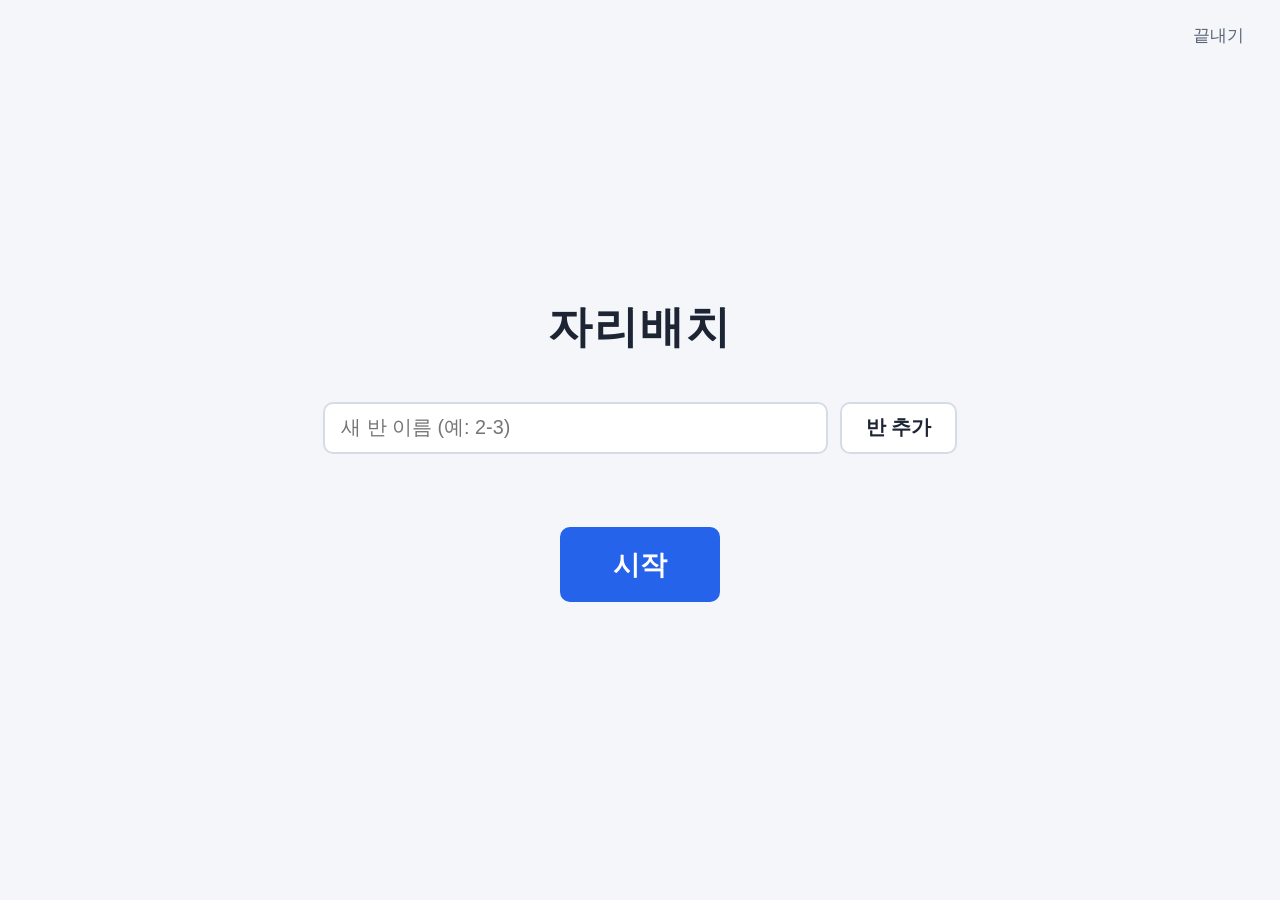
<file: app/ui/index.html>
<!doctype html>
<html lang="ko">
<head>
  <meta charset="utf-8">
  <meta name="viewport" content="width=device-width, initial-scale=1">
  <title>자리배치</title>
  <link rel="stylesheet" href="style.css">
</head>
<body>
  <!-- 상단 탭 (반 선택 화면에서는 숨김) -->
  <nav id="nav" hidden>
    <button class="nav-class" data-go="class" id="nav-classname">반</button>
    <!-- 준비: 명단·교실 / 진행: [자리 배치 시작] → 요청 → 배치 → 공개 → 확정 -->
    <div class="tabs">
      <button data-go="roster">명단</button>
      <button data-go="room">교실</button>
    </div>
    <button id="btn-start" class="primary nav-start">자리 배치 시작</button>
    <div id="steps" class="steps" hidden>
      <button data-step="0">요청</button><button data-step="1">배치</button><button data-step="2">공개</button><button data-step="3">확정</button>
    </div>
    <span id="model-status" class="model-status"></span>
    <button class="quit" data-action="quit" aria-label="끝내기">끝내기</button>
  </nav>

  <!-- ① 반 선택 -->
  <section id="screen-class" class="screen">
    <div class="class-box">
      <h1>자리배치</h1>
      <div id="class-list" class="class-list"></div>
      <div class="class-add">
        <input id="new-class" type="text" placeholder="새 반 이름 (예: 2-3)" maxlength="40">
        <button id="btn-add-class" class="secondary">반 추가</button>
      </div>
      <p id="class-msg" class="msg"></p>
      <button id="btn-open-class" class="primary big">시작</button>
    </div>
    <button class="quit corner" data-action="quit">끝내기</button>
    <span id="model-status-2" class="model-status corner-left"></span>
  </section>

  <!-- 명단 입력 -->
  <section id="screen-roster" class="screen" hidden>
    <p class="hint">한 줄에 한 명씩 적어 주세요. 엑셀이나 나이스에서 이름을 복사해 붙여 넣어도 돼요.</p>
    <div class="roster-cols">
      <label class="roster-col">
        <span class="label">남 <b id="count-m">0</b>명</span>
        <textarea id="roster-m" spellcheck="false"></textarea>
      </label>
      <label class="roster-col">
        <span class="label">여 <b id="count-f">0</b>명</span>
        <textarea id="roster-f" spellcheck="false"></textarea>
      </label>
    </div>
    <div class="bottom-bar">
      <p id="roster-msg" class="msg"></p>
      <button id="btn-save-roster" class="primary">저장</button>
      <button id="btn-roster-next" class="primary" hidden>교실 설정으로</button>
    </div>
  </section>

  <!-- ② 교실 설정 -->
  <section id="screen-room" class="screen" hidden>
    <div class="toolbar">
      <div class="group">
        <span class="label">배치</span>
        <div class="seg" id="preset">
          <button data-v="pair">짝</button>
          <button data-v="single">단독</button>
          <button data-v="group">모둠</button>
        </div>
        <div class="stepper" id="group-size-box">
          <button data-step="-1" aria-label="모둠 인원 줄이기">−</button>
          <span id="group-size">4</span>
          <button data-step="1" aria-label="모둠 인원 늘리기">+</button>
        </div>
      </div>
      <div class="group" id="gender-box">
        <span class="label">성별</span>
        <div class="seg" id="gender">
          <button data-v="any">무관</button>
          <button data-v="mixed" id="gender-mixed">남녀 짝</button>
        </div>
        <!-- 남녀 짝: 1열부터 남·여 순서인지 여·남 순서인지 -->
        <div class="seg" id="gender-order" hidden>
          <button data-v="mf" aria-label="1열 남학생부터"><span class="chip male"></span><span class="chip female"></span></button>
          <button data-v="fm" aria-label="1열 여학생부터"><span class="chip female"></span><span class="chip male"></span></button>
        </div>
      </div>
      <div class="group">
        <span class="label">줄</span>
        <div class="stepper" id="rows-box">
          <button data-step="-1" aria-label="줄 줄이기">−</button>
          <span id="rows">5</span>
          <button data-step="1" aria-label="줄 늘리기">+</button>
        </div>
        <span class="label">열</span>
        <div class="stepper" id="cols-box">
          <button data-step="-1" aria-label="열 줄이기">−</button>
          <span id="cols">6</span>
          <button data-step="1" aria-label="열 늘리기">+</button>
        </div>
      </div>
      <span id="room-count" class="count"></span>
      <button id="btn-room-prev" class="secondary" hidden>현재 배치 보기</button>
    </div>
    <p id="room-msg" class="msg warn"></p>
    <div class="room-wrap">
      <!-- 창문·문은 화면 끝이 아니라 자리 바로 옆에 붙인다 -->
      <div class="room-center fit-host">
        <div class="room-box">
          <div class="front-row"><span class="podium">교탁</span><span class="board">칠판</span></div>
          <div class="side left">창문</div>
          <div id="room-grid" class="grid editable"></div>
          <div class="side right"><span class="door">앞문</span><span class="door">뒷문</span></div>
        </div>
      </div>
    </div>
    <p class="hint">칸을 누르면 자리 → 빈자리 → 통로 순서로 바뀌어요.</p>
  </section>

  <!-- ③ 학생 요청 -->
  <section id="screen-req" class="screen" hidden>
    <p class="hint">학생 요청이 있으면 이름 옆에 적어 주세요. 없으면 바로 [자리 배치]를 누르세요.</p>
    <p id="req-msg" class="msg warn"></p>
    <div id="req-list" class="req-list"></div>
    <div class="bottom-bar">
      <button id="btn-req-back" class="secondary">이전</button>
      <span id="req-saved" class="saved"></span>
      <button id="btn-save-req" class="secondary">저장</button>
      <button id="btn-req-next" class="primary big">자리 배치</button>
    </div>
  </section>

  <!-- ④ 자리 배치와 공개 -->
  <section id="screen-seat" class="screen" hidden>
    <div class="seat-main">
      <div class="seat-room">
        <p id="seat-caption" class="seat-caption" hidden></p>
        <div class="board-bar">칠판</div>
        <div id="seat-grid" class="grid"></div>
      </div>
      <aside id="name-list" class="name-list" hidden></aside>
    </div>
    <div class="bottom-bar">
      <p id="seat-msg" class="msg"></p>
      <button id="btn-show-prev" class="secondary" hidden>현재 배치 보기</button>
      <button id="btn-arrange" class="primary big">자리 배치</button>
      <!-- 배치 후 버튼은 자리를 고정한다 (보이기만 바꿈). 전체 공개와 편집은 같은 자리를 번갈아 쓴다 -->
      <button id="btn-edit-req" class="secondary" hidden>요청 수정</button>
      <button id="btn-rearrange" class="secondary" hidden>다시 배치</button>
      <span id="slot-reveal-edit" class="slot" hidden>
        <button id="btn-reveal-all" class="secondary">전체 공개</button>
        <button id="btn-edit" class="secondary">편집</button>
      </span>
      <button id="btn-word" class="primary" hidden>Word로 저장</button>
    </div>
  </section>

  <!-- 확인 창 -->
  <div id="modal" class="modal" hidden>
    <div class="modal-box">
      <div id="modal-text" class="modal-text"></div>
      <div class="modal-buttons">
        <button id="modal-cancel" class="secondary">취소</button>
        <button id="modal-ok" class="primary">확인</button>
      </div>
    </div>
  </div>

  <!-- 알림 -->
  <div id="toast" class="toast" hidden>
    <span id="toast-text"></span>
    <button id="toast-action" class="link" hidden>폴더 열기</button>
  </div>

  <script src="app.js"></script>
</body>
</html>
</file>
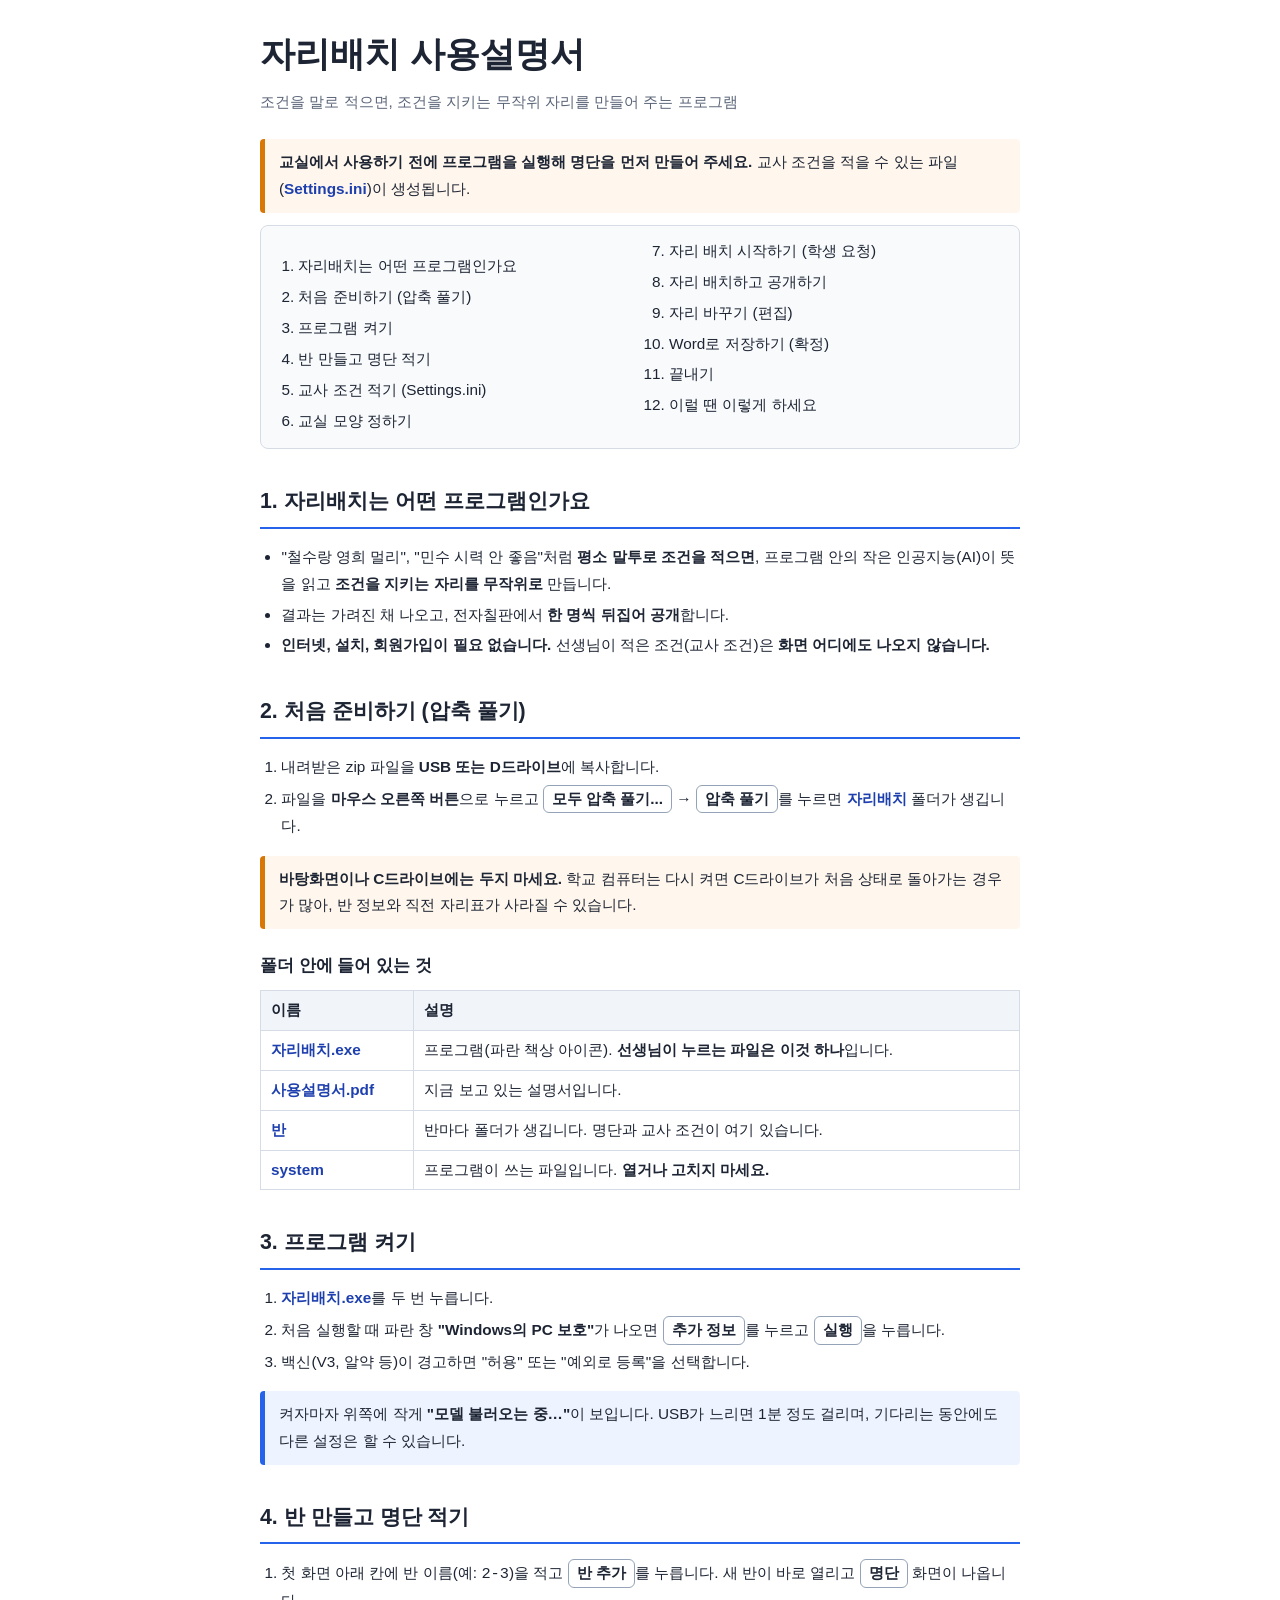
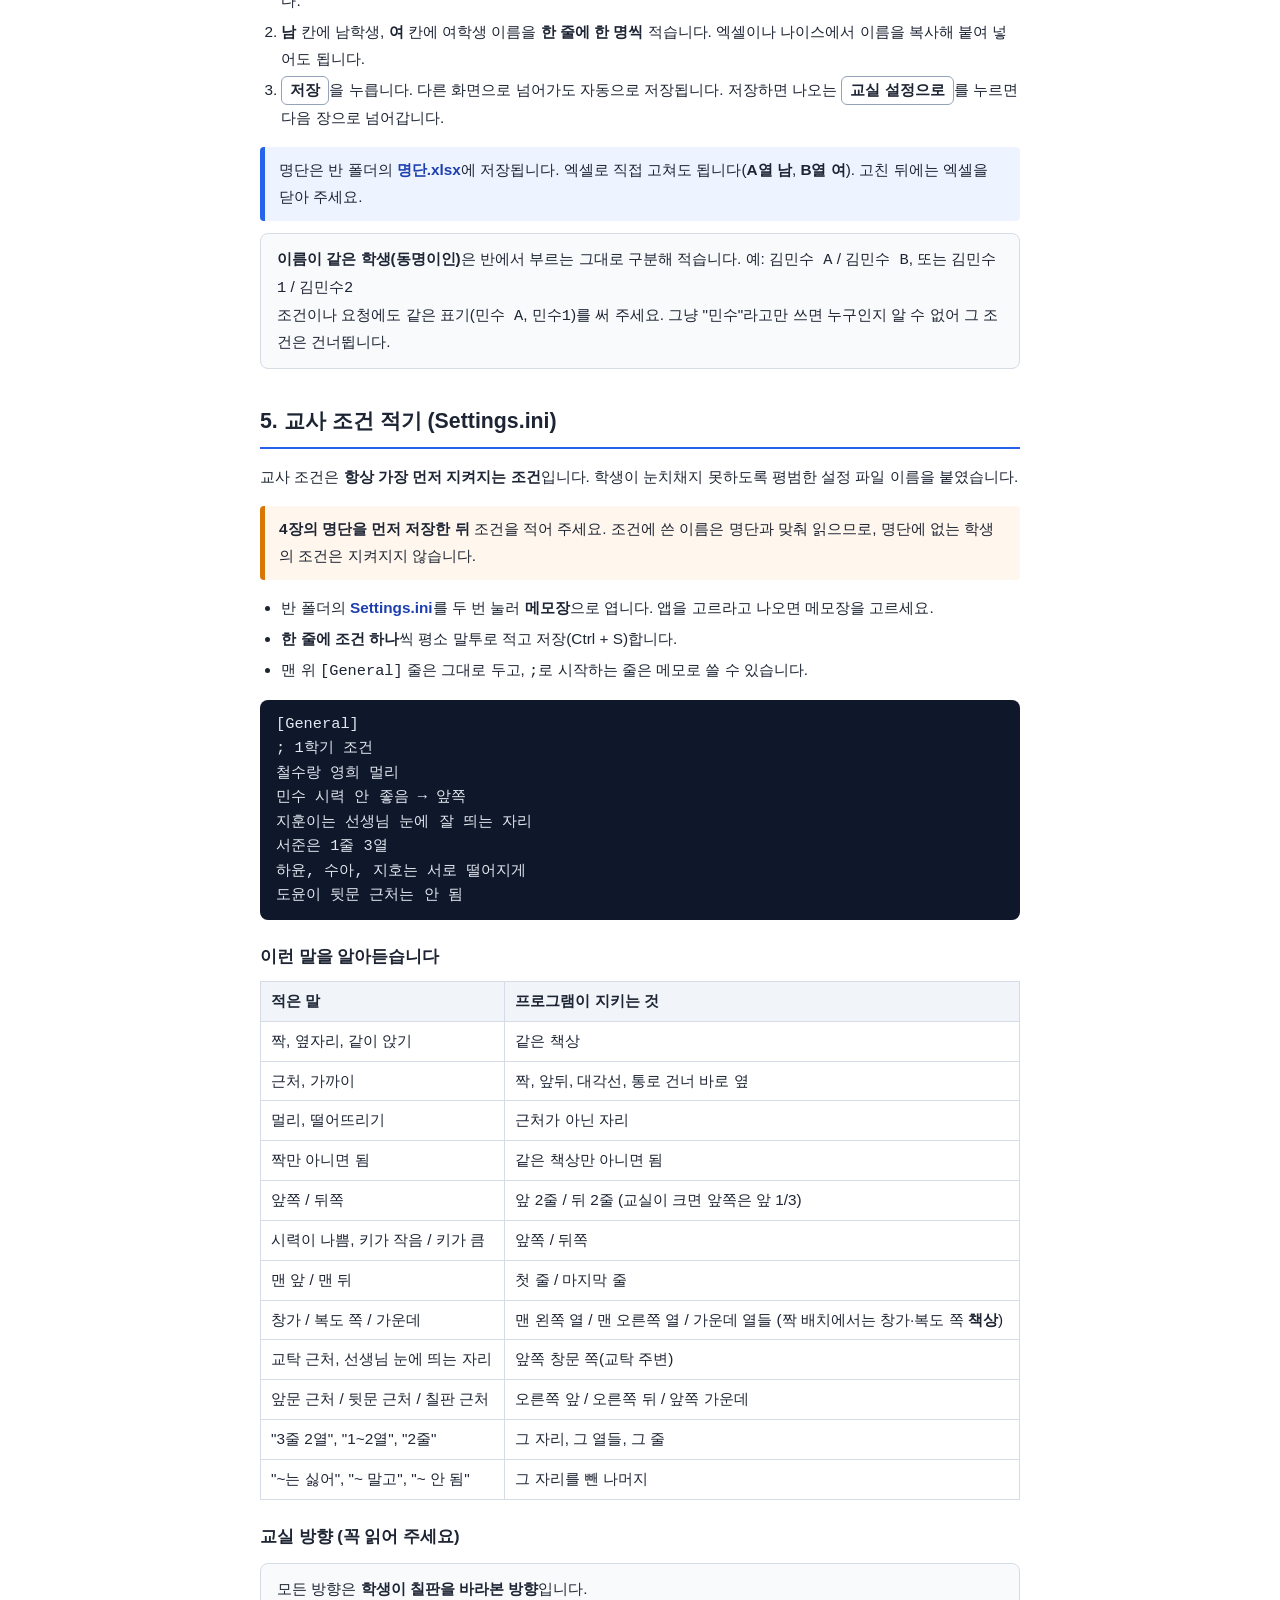
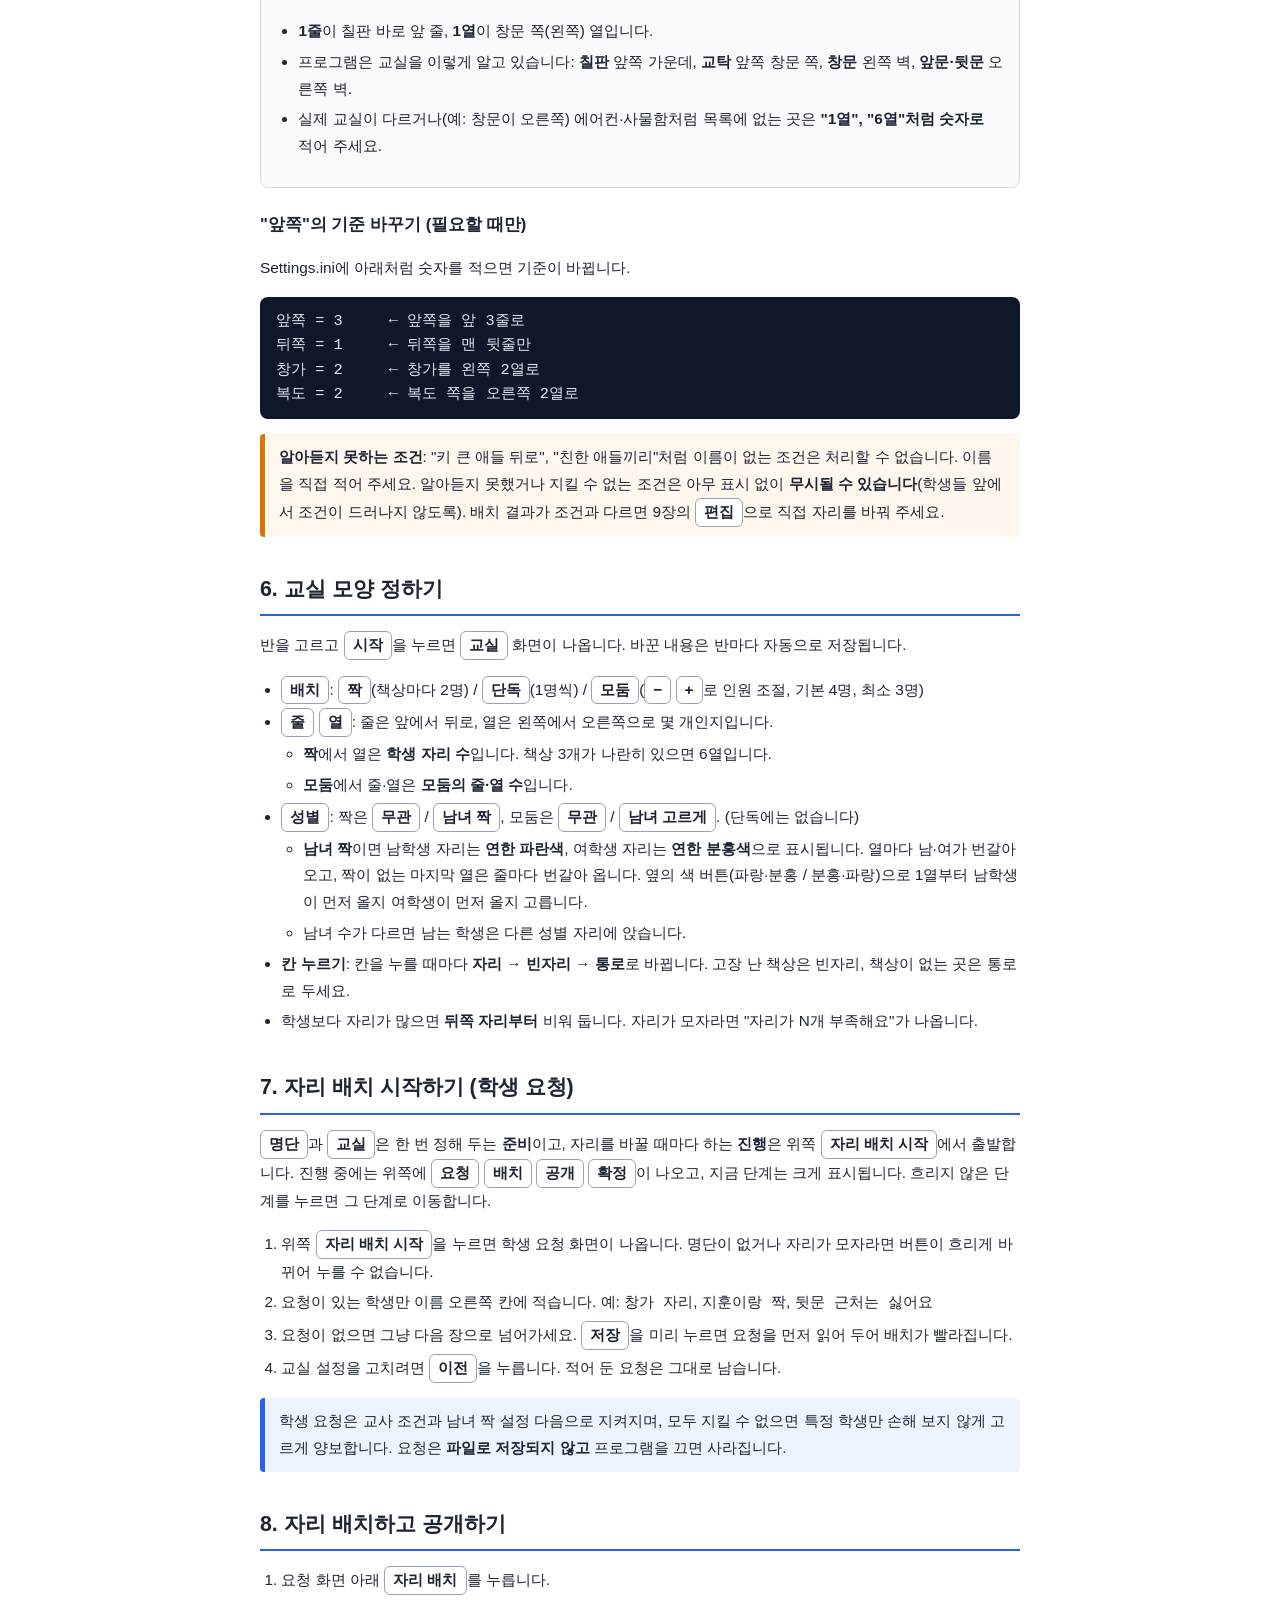
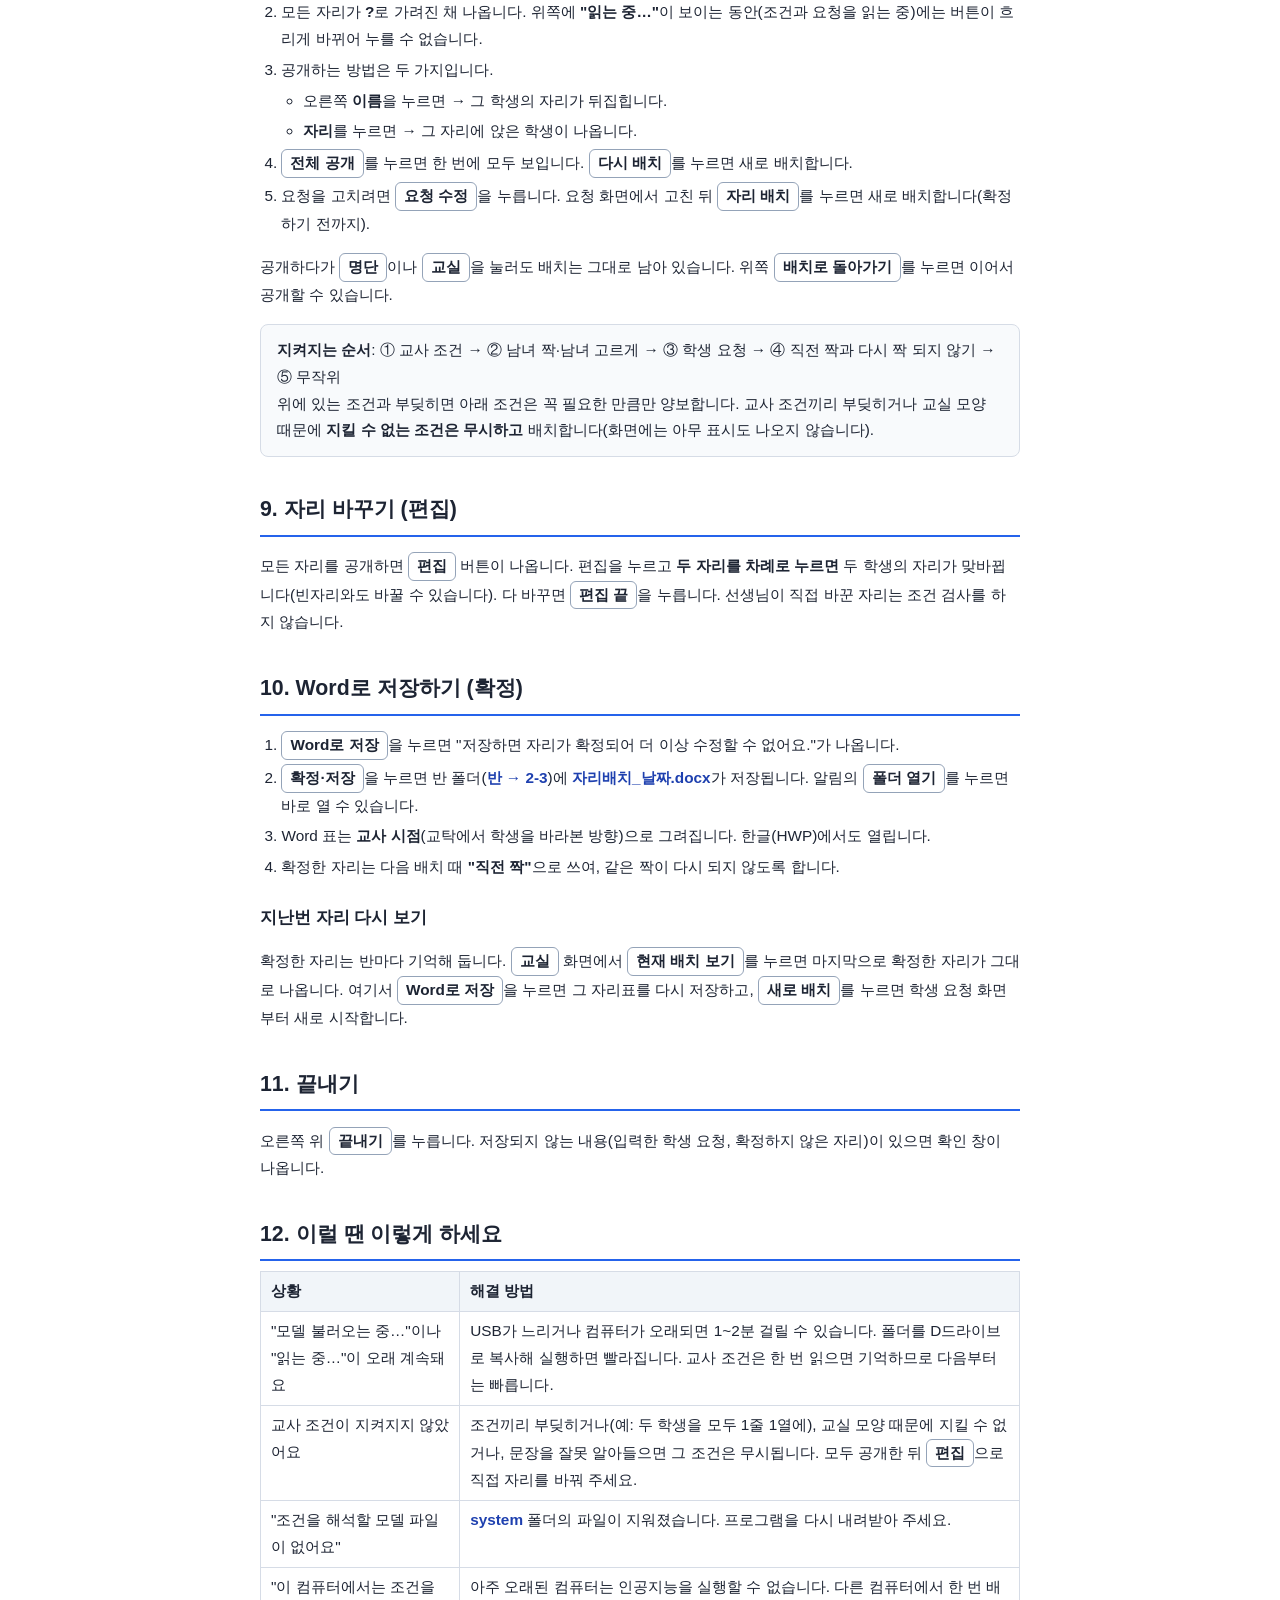
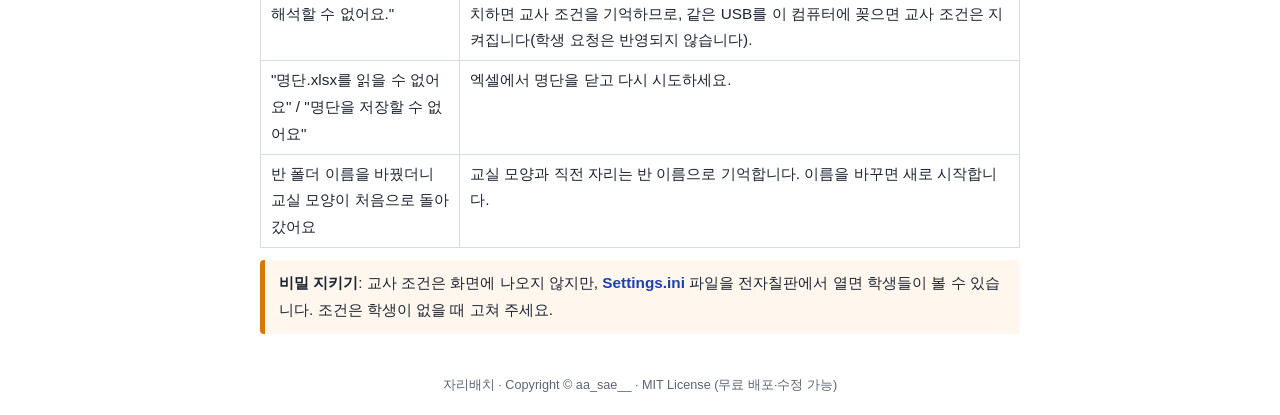
<file: docs/manual/사용설명서.html>
<!doctype html>
<html lang="ko">
<head>
<meta charset="utf-8">
<title>자리배치 사용설명서</title>
<style>
  @page { size: A4; margin: 18mm 16mm; }
  body { font-family: "Malgun Gothic", "맑은 고딕", "Noto Sans KR", sans-serif; color: #1d2433; line-height: 1.75; font-size: 11.5pt; max-width: 760px; margin: 0 auto; padding: 24px; }
  h1 { font-size: 26pt; margin: 0 0 4px; }
  h2 { font-size: 16pt; margin: 34px 0 10px; padding-bottom: 6px; border-bottom: 2px solid #2563eb; break-after: avoid; }
  h3 { font-size: 12.5pt; margin: 22px 0 6px; break-after: avoid; }
  .sub { color: #5b6578; margin: 0 0 24px; }
  ol, ul { padding-left: 1.4em; }
  li { margin: 4px 0; }
  .box { border: 1px solid #d6dce6; border-radius: 8px; padding: 12px 16px; margin: 12px 0; background: #f8fafc; break-inside: avoid; }
  .tip { border-left: 5px solid #2563eb; background: #eef4ff; padding: 10px 14px; border-radius: 4px; margin: 12px 0; break-inside: avoid; }
  .warn { border-left: 5px solid #d97706; background: #fff7ed; padding: 10px 14px; border-radius: 4px; margin: 12px 0; break-inside: avoid; }
  .btn { display: inline-block; border: 1.5px solid #94a3b8; border-radius: 6px; padding: 0 8px; font-weight: 700; background: #fff; white-space: nowrap; }
  .file { font-weight: 700; color: #1e40af; white-space: nowrap; }
  code, pre { font-family: Consolas, "D2Coding", monospace; }
  pre { background: #0f172a; color: #e2e8f0; padding: 12px 16px; border-radius: 8px; line-height: 1.6; white-space: pre-wrap; break-inside: avoid; }
  table { border-collapse: collapse; width: 100%; margin: 10px 0; break-inside: avoid; }
  th, td { border: 1px solid #d6dce6; padding: 6px 10px; text-align: left; vertical-align: top; }
  th { background: #f1f5f9; }
  .toc { columns: 2; }
  .page-break { break-before: page; }
  footer { margin-top: 40px; color: #5b6578; font-size: 9.5pt; text-align: center; }
</style>
</head>
<body>

<h1>자리배치 사용설명서</h1>
<p class="sub">조건을 말로 적으면, 조건을 지키는 무작위 자리를 만들어 주는 프로그램</p>

<div class="warn">
  <b>교실에서 사용하기 전에 프로그램을 실행해 명단을 먼저 만들어 주세요.</b> 교사 조건을 적을 수 있는 파일(<span class="file">Settings.ini</span>)이 생성됩니다.
</div>

<div class="box toc">
  <ol>
    <li>자리배치는 어떤 프로그램인가요</li>
    <li>처음 준비하기 (압축 풀기)</li>
    <li>프로그램 켜기</li>
    <li>반 만들고 명단 적기</li>
    <li>교사 조건 적기 (Settings.ini)</li>
    <li>교실 모양 정하기</li>
    <li>자리 배치 시작하기 (학생 요청)</li>
    <li>자리 배치하고 공개하기</li>
    <li>자리 바꾸기 (편집)</li>
    <li>Word로 저장하기 (확정)</li>
    <li>끝내기</li>
    <li>이럴 땐 이렇게 하세요</li>
  </ol>
</div>

<h2>1. 자리배치는 어떤 프로그램인가요</h2>
<ul>
  <li>"철수랑 영희 멀리", "민수 시력 안 좋음"처럼 <b>평소 말투로 조건을 적으면</b>, 프로그램 안의 작은 인공지능(AI)이 뜻을 읽고 <b>조건을 지키는 자리를 무작위로</b> 만듭니다.</li>
  <li>결과는 가려진 채 나오고, 전자칠판에서 <b>한 명씩 뒤집어 공개</b>합니다.</li>
  <li><b>인터넷, 설치, 회원가입이 필요 없습니다.</b> 선생님이 적은 조건(교사 조건)은 <b>화면 어디에도 나오지 않습니다.</b></li>
</ul>

<h2>2. 처음 준비하기 (압축 풀기)</h2>
<ol>
  <li>내려받은 zip 파일을 <b>USB 또는 D드라이브</b>에 복사합니다.</li>
  <li>파일을 <b>마우스 오른쪽 버튼</b>으로 누르고 <span class="btn">모두 압축 풀기...</span> → <span class="btn">압축 풀기</span>를 누르면 <span class="file">자리배치</span> 폴더가 생깁니다.</li>
</ol>

<div class="warn">
  <b>바탕화면이나 C드라이브에는 두지 마세요.</b> 학교 컴퓨터는 다시 켜면 C드라이브가 처음 상태로 돌아가는 경우가 많아, 반 정보와 직전 자리표가 사라질 수 있습니다.
</div>

<h3>폴더 안에 들어 있는 것</h3>
<table>
  <tr><th>이름</th><th>설명</th></tr>
  <tr><td class="file">자리배치.exe</td><td>프로그램(파란 책상 아이콘). <b>선생님이 누르는 파일은 이것 하나</b>입니다.</td></tr>
  <tr><td class="file">사용설명서.pdf</td><td>지금 보고 있는 설명서입니다.</td></tr>
  <tr><td class="file">반</td><td>반마다 폴더가 생깁니다. 명단과 교사 조건이 여기 있습니다.</td></tr>
  <tr><td class="file">system</td><td>프로그램이 쓰는 파일입니다. <b>열거나 고치지 마세요.</b></td></tr>
</table>

<h2>3. 프로그램 켜기</h2>
<ol>
  <li><span class="file">자리배치.exe</span>를 두 번 누릅니다.</li>
  <li>처음 실행할 때 파란 창 <b>"Windows의 PC 보호"</b>가 나오면 <span class="btn">추가 정보</span>를 누르고 <span class="btn">실행</span>을 누릅니다.</li>
  <li>백신(V3, 알약 등)이 경고하면 "허용" 또는 "예외로 등록"을 선택합니다.</li>
</ol>
<div class="tip">
  켜자마자 위쪽에 작게 <b>"모델 불러오는 중…"</b>이 보입니다. USB가 느리면 1분 정도 걸리며, 기다리는 동안에도 다른 설정은 할 수 있습니다.
</div>

<h2>4. 반 만들고 명단 적기</h2>
<ol>
  <li>첫 화면 아래 칸에 반 이름(예: <code>2-3</code>)을 적고 <span class="btn">반 추가</span>를 누릅니다. 새 반이 바로 열리고 <span class="btn">명단</span> 화면이 나옵니다.</li>
  <li><b>남</b> 칸에 남학생, <b>여</b> 칸에 여학생 이름을 <b>한 줄에 한 명씩</b> 적습니다. 엑셀이나 나이스에서 이름을 복사해 붙여 넣어도 됩니다.</li>
  <li><span class="btn">저장</span>을 누릅니다. 다른 화면으로 넘어가도 자동으로 저장됩니다. 저장하면 나오는 <span class="btn">교실 설정으로</span>를 누르면 다음 장으로 넘어갑니다.</li>
</ol>
<div class="tip">
  명단은 반 폴더의 <span class="file">명단.xlsx</span>에 저장됩니다. 엑셀로 직접 고쳐도 됩니다(<b>A열 남</b>, <b>B열 여</b>). 고친 뒤에는 엑셀을 닫아 주세요.
</div>
<div class="box">
  <b>이름이 같은 학생(동명이인)</b>은 반에서 부르는 그대로 구분해 적습니다. 예: <code>김민수 A</code> / <code>김민수 B</code>, 또는 <code>김민수1</code> / <code>김민수2</code><br>
  조건이나 요청에도 같은 표기(<code>민수 A</code>, <code>민수1</code>)를 써 주세요. 그냥 "민수"라고만 쓰면 누구인지 알 수 없어 그 조건은 건너뜁니다.
</div>

<h2 class="page-break">5. 교사 조건 적기 (Settings.ini)</h2>
<p>교사 조건은 <b>항상 가장 먼저 지켜지는 조건</b>입니다. 학생이 눈치채지 못하도록 평범한 설정 파일 이름을 붙였습니다.</p>
<div class="warn">
  <b>4장의 명단을 먼저 저장한 뒤</b> 조건을 적어 주세요. 조건에 쓴 이름은 명단과 맞춰 읽으므로, 명단에 없는 학생의 조건은 지켜지지 않습니다.
</div>
<ul>
  <li>반 폴더의 <span class="file">Settings.ini</span>를 두 번 눌러 <b>메모장</b>으로 엽니다. 앱을 고르라고 나오면 메모장을 고르세요.</li>
  <li><b>한 줄에 조건 하나</b>씩 평소 말투로 적고 저장(Ctrl + S)합니다.</li>
  <li>맨 위 <code>[General]</code> 줄은 그대로 두고, <code>;</code>로 시작하는 줄은 메모로 쓸 수 있습니다.</li>
</ul>
<pre>[General]
; 1학기 조건
철수랑 영희 멀리
민수 시력 안 좋음 → 앞쪽
지훈이는 선생님 눈에 잘 띄는 자리
서준은 1줄 3열
하윤, 수아, 지호는 서로 떨어지게
도윤이 뒷문 근처는 안 됨</pre>

<h3>이런 말을 알아듣습니다</h3>
<table>
  <tr><th>적은 말</th><th>프로그램이 지키는 것</th></tr>
  <tr><td>짝, 옆자리, 같이 앉기</td><td>같은 책상</td></tr>
  <tr><td>근처, 가까이</td><td>짝, 앞뒤, 대각선, 통로 건너 바로 옆</td></tr>
  <tr><td>멀리, 떨어뜨리기</td><td>근처가 아닌 자리</td></tr>
  <tr><td>짝만 아니면 됨</td><td>같은 책상만 아니면 됨</td></tr>
  <tr><td>앞쪽 / 뒤쪽</td><td>앞 2줄 / 뒤 2줄 (교실이 크면 앞쪽은 앞 1/3)</td></tr>
  <tr><td>시력이 나쁨, 키가 작음 / 키가 큼</td><td>앞쪽 / 뒤쪽</td></tr>
  <tr><td>맨 앞 / 맨 뒤</td><td>첫 줄 / 마지막 줄</td></tr>
  <tr><td>창가 / 복도 쪽 / 가운데</td><td>맨 왼쪽 열 / 맨 오른쪽 열 / 가운데 열들 (짝 배치에서는 창가·복도 쪽 <b>책상</b>)</td></tr>
  <tr><td>교탁 근처, 선생님 눈에 띄는 자리</td><td>앞쪽 창문 쪽(교탁 주변)</td></tr>
  <tr><td>앞문 근처 / 뒷문 근처 / 칠판 근처</td><td>오른쪽 앞 / 오른쪽 뒤 / 앞쪽 가운데</td></tr>
  <tr><td>"3줄 2열", "1~2열", "2줄"</td><td>그 자리, 그 열들, 그 줄</td></tr>
  <tr><td>"~는 싫어", "~ 말고", "~ 안 됨"</td><td>그 자리를 뺀 나머지</td></tr>
</table>

<h3>교실 방향 (꼭 읽어 주세요)</h3>
<div class="box">
  모든 방향은 <b>학생이 칠판을 바라본 방향</b>입니다.
  <ul>
    <li><b>1줄</b>이 칠판 바로 앞 줄, <b>1열</b>이 창문 쪽(왼쪽) 열입니다.</li>
    <li>프로그램은 교실을 이렇게 알고 있습니다: <b>칠판</b> 앞쪽 가운데, <b>교탁</b> 앞쪽 창문 쪽, <b>창문</b> 왼쪽 벽, <b>앞문·뒷문</b> 오른쪽 벽.</li>
    <li>실제 교실이 다르거나(예: 창문이 오른쪽) 에어컨·사물함처럼 목록에 없는 곳은 <b>"1열", "6열"처럼 숫자로</b> 적어 주세요.</li>
  </ul>
</div>

<h3>"앞쪽"의 기준 바꾸기 (필요할 때만)</h3>
<p>Settings.ini에 아래처럼 숫자를 적으면 기준이 바뀝니다.</p>
<pre>앞쪽 = 3     ← 앞쪽을 앞 3줄로
뒤쪽 = 1     ← 뒤쪽을 맨 뒷줄만
창가 = 2     ← 창가를 왼쪽 2열로
복도 = 2     ← 복도 쪽을 오른쪽 2열로</pre>

<div class="warn">
  <b>알아듣지 못하는 조건</b>: "키 큰 애들 뒤로", "친한 애들끼리"처럼 이름이 없는 조건은 처리할 수 없습니다. 이름을 직접 적어 주세요.
  알아듣지 못했거나 지킬 수 없는 조건은 아무 표시 없이 <b>무시될 수 있습니다</b>(학생들 앞에서 조건이 드러나지 않도록).
  배치 결과가 조건과 다르면 9장의 <span class="btn">편집</span>으로 직접 자리를 바꿔 주세요.
</div>

<h2>6. 교실 모양 정하기</h2>
<p>반을 고르고 <span class="btn">시작</span>을 누르면 <span class="btn">교실</span> 화면이 나옵니다. 바꾼 내용은 반마다 자동으로 저장됩니다.</p>
<ul>
  <li><span class="btn">배치</span>: <span class="btn">짝</span>(책상마다 2명) / <span class="btn">단독</span>(1명씩) / <span class="btn">모둠</span>(<span class="btn">−</span> <span class="btn">+</span>로 인원 조절, 기본 4명, 최소 3명)</li>
  <li><span class="btn">줄</span> <span class="btn">열</span>: 줄은 앞에서 뒤로, 열은 왼쪽에서 오른쪽으로 몇 개인지입니다.
    <ul>
      <li><b>짝</b>에서 열은 <b>학생 자리 수</b>입니다. 책상 3개가 나란히 있으면 6열입니다.</li>
      <li><b>모둠</b>에서 줄·열은 <b>모둠의 줄·열 수</b>입니다.</li>
    </ul>
  </li>
  <li><span class="btn">성별</span>: 짝은 <span class="btn">무관</span> / <span class="btn">남녀 짝</span>, 모둠은 <span class="btn">무관</span> / <span class="btn">남녀 고르게</span>. (단독에는 없습니다)
    <ul>
      <li><b>남녀 짝</b>이면 남학생 자리는 <b>연한 파란색</b>, 여학생 자리는 <b>연한 분홍색</b>으로 표시됩니다. 열마다 남·여가 번갈아 오고, 짝이 없는 마지막 열은 줄마다 번갈아 옵니다. 옆의 색 버튼(파랑·분홍 / 분홍·파랑)으로 1열부터 남학생이 먼저 올지 여학생이 먼저 올지 고릅니다.</li>
      <li>남녀 수가 다르면 남는 학생은 다른 성별 자리에 앉습니다.</li>
    </ul>
  </li>
  <li><b>칸 누르기</b>: 칸을 누를 때마다 <b>자리 → 빈자리 → 통로</b>로 바뀝니다. 고장 난 책상은 빈자리, 책상이 없는 곳은 통로로 두세요.</li>
  <li>학생보다 자리가 많으면 <b>뒤쪽 자리부터</b> 비워 둡니다. 자리가 모자라면 "자리가 N개 부족해요"가 나옵니다.</li>
</ul>

<h2>7. 자리 배치 시작하기 (학생 요청)</h2>
<p><span class="btn">명단</span>과 <span class="btn">교실</span>은 한 번 정해 두는 <b>준비</b>이고, 자리를 바꿀 때마다 하는 <b>진행</b>은 위쪽 <span class="btn">자리 배치 시작</span>에서 출발합니다. 진행 중에는 위쪽에 <span class="btn">요청</span> <span class="btn">배치</span> <span class="btn">공개</span> <span class="btn">확정</span>이 나오고, 지금 단계는 크게 표시됩니다. 흐리지 않은 단계를 누르면 그 단계로 이동합니다.</p>
<ol>
  <li>위쪽 <span class="btn">자리 배치 시작</span>을 누르면 학생 요청 화면이 나옵니다. 명단이 없거나 자리가 모자라면 버튼이 흐리게 바뀌어 누를 수 없습니다.</li>
  <li>요청이 있는 학생만 이름 오른쪽 칸에 적습니다. 예: <code>창가 자리</code>, <code>지훈이랑 짝</code>, <code>뒷문 근처는 싫어요</code></li>
  <li>요청이 없으면 그냥 다음 장으로 넘어가세요. <span class="btn">저장</span>을 미리 누르면 요청을 먼저 읽어 두어 배치가 빨라집니다.</li>
  <li>교실 설정을 고치려면 <span class="btn">이전</span>을 누릅니다. 적어 둔 요청은 그대로 남습니다.</li>
</ol>
<div class="tip">
  학생 요청은 교사 조건과 남녀 짝 설정 다음으로 지켜지며, 모두 지킬 수 없으면 특정 학생만 손해 보지 않게 고르게 양보합니다.
  요청은 <b>파일로 저장되지 않고</b> 프로그램을 끄면 사라집니다.
</div>

<h2>8. 자리 배치하고 공개하기</h2>
<ol>
  <li>요청 화면 아래 <span class="btn">자리 배치</span>를 누릅니다.</li>
  <li>모든 자리가 <b>?</b>로 가려진 채 나옵니다. 위쪽에 <b>"읽는 중…"</b>이 보이는 동안(조건과 요청을 읽는 중)에는 버튼이 흐리게 바뀌어 누를 수 없습니다.</li>
  <li>공개하는 방법은 두 가지입니다.
    <ul>
      <li>오른쪽 <b>이름</b>을 누르면 → 그 학생의 자리가 뒤집힙니다.</li>
      <li><b>자리</b>를 누르면 → 그 자리에 앉은 학생이 나옵니다.</li>
    </ul>
  </li>
  <li><span class="btn">전체 공개</span>를 누르면 한 번에 모두 보입니다. <span class="btn">다시 배치</span>를 누르면 새로 배치합니다.</li>
  <li>요청을 고치려면 <span class="btn">요청 수정</span>을 누릅니다. 요청 화면에서 고친 뒤 <span class="btn">자리 배치</span>를 누르면 새로 배치합니다(확정하기 전까지).</li>
</ol>
<p>공개하다가 <span class="btn">명단</span>이나 <span class="btn">교실</span>을 눌러도 배치는 그대로 남아 있습니다. 위쪽 <span class="btn">배치로 돌아가기</span>를 누르면 이어서 공개할 수 있습니다.</p>
<div class="box">
  <b>지켜지는 순서</b>: ① 교사 조건 → ② 남녀 짝·남녀 고르게 → ③ 학생 요청 → ④ 직전 짝과 다시 짝 되지 않기 → ⑤ 무작위<br>
  위에 있는 조건과 부딪히면 아래 조건은 꼭 필요한 만큼만 양보합니다.
  교사 조건끼리 부딪히거나 교실 모양 때문에 <b>지킬 수 없는 조건은 무시하고</b> 배치합니다(화면에는 아무 표시도 나오지 않습니다).
</div>

<h2>9. 자리 바꾸기 (편집)</h2>
<p>모든 자리를 공개하면 <span class="btn">편집</span> 버튼이 나옵니다. 편집을 누르고 <b>두 자리를 차례로 누르면</b> 두 학생의 자리가 맞바뀝니다(빈자리와도 바꿀 수 있습니다). 다 바꾸면 <span class="btn">편집 끝</span>을 누릅니다.
선생님이 직접 바꾼 자리는 조건 검사를 하지 않습니다.</p>

<h2>10. Word로 저장하기 (확정)</h2>
<ol>
  <li><span class="btn">Word로 저장</span>을 누르면 "저장하면 자리가 확정되어 더 이상 수정할 수 없어요."가 나옵니다.</li>
  <li><span class="btn">확정·저장</span>을 누르면 반 폴더(<span class="file">반 → 2-3</span>)에 <span class="file">자리배치_날짜.docx</span>가 저장됩니다. 알림의 <span class="btn">폴더 열기</span>를 누르면 바로 열 수 있습니다.</li>
  <li>Word 표는 <b>교사 시점</b>(교탁에서 학생을 바라본 방향)으로 그려집니다. 한글(HWP)에서도 열립니다.</li>
  <li>확정한 자리는 다음 배치 때 <b>"직전 짝"</b>으로 쓰여, 같은 짝이 다시 되지 않도록 합니다.</li>
</ol>

<h3>지난번 자리 다시 보기</h3>
<p>확정한 자리는 반마다 기억해 둡니다. <span class="btn">교실</span> 화면에서 <span class="btn">현재 배치 보기</span>를 누르면 마지막으로 확정한 자리가 그대로 나옵니다. 여기서 <span class="btn">Word로 저장</span>을 누르면 그 자리표를 다시 저장하고, <span class="btn">새로 배치</span>를 누르면 학생 요청 화면부터 새로 시작합니다.</p>

<h2>11. 끝내기</h2>
<p>오른쪽 위 <span class="btn">끝내기</span>를 누릅니다. 저장되지 않는 내용(입력한 학생 요청, 확정하지 않은 자리)이 있으면 확인 창이 나옵니다.</p>

<h2>12. 이럴 땐 이렇게 하세요</h2>
<table>
  <tr><th>상황</th><th>해결 방법</th></tr>
  <tr><td>"모델 불러오는 중…"이나 "읽는 중…"이 오래 계속돼요</td><td>USB가 느리거나 컴퓨터가 오래되면 1~2분 걸릴 수 있습니다. 폴더를 D드라이브로 복사해 실행하면 빨라집니다. 교사 조건은 한 번 읽으면 기억하므로 다음부터는 빠릅니다.</td></tr>
  <tr><td>교사 조건이 지켜지지 않았어요</td><td>조건끼리 부딪히거나(예: 두 학생을 모두 1줄 1열에), 교실 모양 때문에 지킬 수 없거나, 문장을 잘못 알아들으면 그 조건은 무시됩니다. 모두 공개한 뒤 <span class="btn">편집</span>으로 직접 자리를 바꿔 주세요.</td></tr>
  <tr><td>"조건을 해석할 모델 파일이 없어요"</td><td><span class="file">system</span> 폴더의 파일이 지워졌습니다. 프로그램을 다시 내려받아 주세요.</td></tr>
  <tr><td>"이 컴퓨터에서는 조건을 해석할 수 없어요."</td><td>아주 오래된 컴퓨터는 인공지능을 실행할 수 없습니다. 다른 컴퓨터에서 한 번 배치하면 교사 조건을 기억하므로, 같은 USB를 이 컴퓨터에 꽂으면 교사 조건은 지켜집니다(학생 요청은 반영되지 않습니다).</td></tr>
  <tr><td>"명단.xlsx를 읽을 수 없어요" / "명단을 저장할 수 없어요"</td><td>엑셀에서 명단을 닫고 다시 시도하세요.</td></tr>
  <tr><td>반 폴더 이름을 바꿨더니 교실 모양이 처음으로 돌아갔어요</td><td>교실 모양과 직전 자리는 반 이름으로 기억합니다. 이름을 바꾸면 새로 시작합니다.</td></tr>
</table>

<div class="warn">
  <b>비밀 지키기</b>: 교사 조건은 화면에 나오지 않지만, <span class="file">Settings.ini</span> 파일을 전자칠판에서 열면 학생들이 볼 수 있습니다. 조건은 학생이 없을 때 고쳐 주세요.
</div>

<footer>자리배치 · Copyright © aa_sae__ · MIT License (무료 배포·수정 가능)</footer>
</body>
</html>
</file>
<file: app/ui/style.css>
/* 자리배치 — 전자칠판(65~86인치, FHD/4K)용 화면.
   크기는 화면 높이에 비례(vh/vmin)하고, 좌석 칸은 app.js가 남은 공간에 맞춰 계산한다. */

:root {
  --bg: #f4f6f9;
  --ink: #1d2433;
  --ink-soft: #5b6578;
  --line: #d6dce6;
  --desk: #ffffff;
  --accent: #2563eb;
  --accent-ink: #ffffff;
  --accent-soft: #e5edff;
  --hidden: #1e3a8a;
  --hidden-2: #2f51b8;
  --gold: #facc15;
  --warn: #b45309;
  --danger: #b91c1c;
  --radius: 1.1vmin;
  --font: "Malgun Gothic", "맑은 고딕", "Apple SD Gothic Neo", "Noto Sans KR", sans-serif;
  --cw: 120px;   /* 좌석 칸 너비 (app.js) */
  --ch: 80px;    /* 좌석 칸 높이 (app.js) */
  --gap: 10px;   /* 칸 사이 간격 (app.js) */
  --aisle: 30px; /* 책상·모둠 사이 통로 (app.js) */
  --name: 24px;  /* 이름 글자 크기 (app.js) */
}

* { box-sizing: border-box; }
html, body { margin: 0; height: 100%; }
body {
  background: var(--bg);
  color: var(--ink);
  font-family: var(--font);
  font-size: clamp(16px, 2.2vh, 40px);
  overflow: hidden;
  user-select: none;
  -webkit-user-select: none;
  touch-action: manipulation;
}
[hidden] { display: none !important; }

button {
  font: inherit;
  color: inherit;
  border: 0;
  cursor: pointer;
  border-radius: var(--radius);
  min-height: 2.6em;
  padding: 0 1.2em;
  background: transparent;
  transition: background .15s, color .15s, transform .1s;
}
button:active { transform: scale(.97); }
button:disabled { opacity: .4; cursor: default; }
button.primary { background: var(--accent); color: var(--accent-ink); font-weight: 700; }
button.secondary { background: #fff; border: 2px solid var(--line); font-weight: 600; }
button.big { font-size: 1.35em; min-height: 2.8em; padding: 0 2em; }
button.link { color: var(--accent); text-decoration: underline; min-height: auto; padding: 0 .4em; }
input[type=text] {
  font: inherit;
  border: 2px solid var(--line);
  border-radius: var(--radius);
  padding: .5em .8em;
  background: #fff;
  color: var(--ink);
  min-width: 0;
}
input[type=text]:focus { outline: none; border-color: var(--accent); }

.msg { min-height: 1.3em; margin: .3em 0; color: var(--ink-soft); text-align: center; }
.msg.warn, .msg.error { color: var(--danger); font-weight: 600; }

/* ---------- 상단 탭 ---------- */
nav {
  height: 7.5vh;
  min-height: 48px;
  display: flex;
  align-items: center;
  gap: 1em;
  padding: 0 1.2vw;
  background: #fff;
  border-bottom: 1px solid var(--line);
}
nav .nav-class { font-weight: 800; font-size: 1.1em; }
nav .tabs { display: flex; gap: .3em; margin: 0 0 0 1em; }
nav .nav-start, nav .steps { margin-left: auto; margin-right: auto; }
/* 단계 버튼: 배경 없이 글씨만. 지금 단계는 크게, 갈 수 없는 단계는 흐리게 */
.steps { display: flex; align-items: center; gap: .2em; }
.steps button { background: none; border: none; box-shadow: none; color: var(--ink-soft); font-weight: 600; padding: 0 .5em; }
.steps button.on { color: var(--accent); font-weight: 800; font-size: 1.4em; }
nav .tabs button { font-weight: 600; color: var(--ink-soft); }
nav .tabs button.active { background: var(--accent-soft); color: var(--accent); }
.model-status { font-size: .75em; color: var(--ink-soft); white-space: nowrap; }
.quit { color: var(--ink-soft); font-size: .85em; }
.corner { position: absolute; top: 1.5vh; right: 1.2vw; }
.corner-left { position: absolute; bottom: 1.5vh; left: 1.2vw; }

.screen { height: calc(100% - max(7.5vh, 48px)); padding: 1.5vh 1.5vw; display: flex; flex-direction: column; }
#screen-class { height: 100%; align-items: center; justify-content: center; position: relative; }

/* ---------- ① 반 선택 ---------- */
.class-box { width: min(900px, 80vw); display: flex; flex-direction: column; align-items: center; gap: 2vh; }
.class-box h1 { margin: 0 0 1vh; font-size: 2.2em; letter-spacing: .05em; }
.class-list {
  width: 100%;
  display: grid;
  grid-template-columns: repeat(auto-fill, minmax(8em, 1fr));
  gap: 1vh 1vw;
  max-height: 50vh;
  overflow-y: auto;
}
.class-list button {
  background: #fff;
  border: 2px solid var(--line);
  font-size: 1.3em;
  font-weight: 700;
  min-height: 2.6em;
}
.class-list button.selected { border-color: var(--accent); background: var(--accent-soft); color: var(--accent); }
.class-list .empty { grid-column: 1 / -1; text-align: center; color: var(--ink-soft); }
.class-add { display: flex; gap: .6em; width: 100%; max-width: 32em; }
.class-add input { flex: 1; }

/* ---------- ② 교실 설정 ---------- */
.toolbar { display: flex; flex-wrap: wrap; align-items: center; gap: 1em 2.2em; justify-content: center; }
.toolbar .group { display: flex; align-items: center; gap: .6em; }
.label { color: var(--ink-soft); font-weight: 600; }
.seg { display: flex; background: #fff; border: 2px solid var(--line); border-radius: var(--radius); padding: 3px; }
.seg button { min-height: 2.2em; padding: 0 1em; font-weight: 600; }
.seg button.on { background: var(--accent); color: #fff; }
.stepper { display: flex; align-items: center; background: #fff; border: 2px solid var(--line); border-radius: var(--radius); }
.stepper button { min-height: 2.2em; padding: 0 .8em; font-weight: 800; font-size: 1.1em; }
.stepper span { min-width: 2em; text-align: center; font-weight: 800; }
.count { color: var(--ink-soft); }
.hint { text-align: center; color: var(--ink-soft); font-size: .85em; margin: .5vh 0 0; }

.room-wrap { flex: 1; display: flex; align-items: stretch; min-height: 0; }
.room-center { flex: 1; display: flex; flex-direction: column; min-height: 0; min-width: 0; }
/* 칠판·교탁은 자리 위, 창문은 왼쪽, 앞문·뒷문은 오른쪽에 자리와 붙여 둔다 */
.room-box {
  margin: auto;
  display: grid; grid-template-areas: ". front ." "left grid right";
  column-gap: .8vw; row-gap: .6vh;
}
.room-box .grid { grid-area: grid; margin: 0; }
.front-row {
  grid-area: front;
  display: grid; grid-template-columns: 1fr 40% 1fr; align-items: center;
  font-size: .8em; color: var(--ink-soft);
}
.front-row .board {
  grid-column: 2; text-align: center; background: #334155; color: #fff;
  border-radius: var(--radius); padding: .3em 0; font-weight: 700;
}
.front-row .podium { grid-column: 1; justify-self: start; }
.side { font-size: .8em; color: var(--ink-soft); display: flex; }
.side.left {
  grid-area: left; writing-mode: vertical-rl;
  align-items: center; justify-content: center;
  padding-left: .3em; border-left: 6px solid #bfdbfe;
}
.side.right { grid-area: right; flex-direction: column; justify-content: space-between; }
.podium, .door { padding: .2em .8em; border: 2px dashed var(--line); border-radius: var(--radius); white-space: nowrap; }

/* ---------- 좌석 격자 (②, ④ 공통) ---------- */
.grid { display: grid; gap: var(--gap); margin: auto; }
.cell { width: var(--cw); height: var(--ch); position: relative; }
.cell.seat .desk, .cell.blank .desk {
  position: absolute; inset: 0;
  background: var(--desk);
  border: 2px solid var(--line);
  border-radius: var(--radius);
  box-shadow: 0 .3vh .8vh rgba(30, 41, 59, .08);
}
.cell.blank .desk { background: repeating-linear-gradient(-45deg, #f1f3f7 0 8px, #e7ebf1 8px 16px); border-style: dashed; }
/* 남녀 짝 자리 표시 (교실 설정 화면만): 연한 색 */
.cell.seat.male .desk { background: #e3edfb; border-color: #c9dbf5; }
.cell.seat.female .desk { background: #fbe7ee; border-color: #f3cfdc; }
/* [남녀 순서] 토글: 글씨 없이 색 조각 두 개 */
#gender-order button { display: inline-flex; align-items: center; gap: 3px; }
/* 선택된 칸은 진한 색으로 채우지 않고 흰 칸을 띄운다 (Astryx SegmentedControl 방식, 색 칩이 묻히지 않게) */
#gender-order { background: #eef1f6; }
#gender-order button.on { background: #fff; box-shadow: 0 1px 3px rgba(30, 41, 59, .18); }
.chip { display: inline-block; width: 1.1em; height: 1.1em; border-radius: 4px; }
.chip.male { background: #e3edfb; border: 1.5px solid #9fbde8; }
.chip.female { background: #fbe7ee; border: 1.5px solid #e9a9c0; }
.cell.aisle { }
.grid.editable .cell { cursor: pointer; }
.grid.editable .cell.aisle { border: 2px dashed #e2e6ee; border-radius: var(--radius); }
.cell .tag { position: absolute; inset: 0; display: flex; align-items: center; justify-content: center; color: var(--ink-soft); font-size: calc(var(--name) * .55); }

/* ---------- ④ 자리 공개 ---------- */
.seat-main { flex: 1; display: flex; gap: 1.5vw; min-height: 0; }
.seat-room { flex: 1; display: flex; flex-direction: column; align-items: center; min-width: 0; min-height: 0; }
.board-bar {
  width: 45%; text-align: center; background: #334155; color: #fff; font-weight: 700;
  border-radius: var(--radius); padding: .35em 0; margin-bottom: 2vh; letter-spacing: .3em;
}
#seat-grid { margin-top: 0; }
.seat-caption { margin: 0 0 1vh; color: var(--ink-soft); font-weight: 700; }

.card { position: absolute; inset: 0; perspective: 900px; cursor: pointer; }
.card .flip { position: absolute; inset: 0; transform-style: preserve-3d; transition: transform .6s cubic-bezier(.3, 1.4, .5, 1); }
.card.revealed .flip { transform: rotateY(180deg); }
.card .face {
  position: absolute; inset: 0; backface-visibility: hidden; -webkit-backface-visibility: hidden;
  border-radius: var(--radius);
  display: flex; align-items: center; justify-content: center; text-align: center;
  padding: 0 .2em;
}
.card .front {
  background: linear-gradient(145deg, var(--hidden-2), var(--hidden));
  color: rgba(255, 255, 255, .85);
  font-size: calc(var(--name) * 1.1);
  font-weight: 800;
  box-shadow: 0 .4vh 1vh rgba(30, 58, 138, .35);
}
.card .back {
  transform: rotateY(180deg);
  background: var(--desk);
  border: 2px solid var(--line);
  font-size: var(--name);
  font-weight: 800;
  line-height: 1.1;
  word-break: keep-all;
  box-shadow: 0 .3vh .8vh rgba(30, 41, 59, .1);
}
.card.empty .front { background: #e9edf3; color: transparent; box-shadow: none; }
.card.empty .back { background: #f1f3f7; border-style: dashed; }
.card.just .back { animation: glow 1.4s ease-out; }
@keyframes glow { 0% { box-shadow: 0 0 0 .6vmin var(--gold); } 100% { box-shadow: 0 0 0 0 rgba(250, 204, 21, 0); } }
.card.picked .back, .card.picked .front { outline: .5vmin solid var(--gold); outline-offset: 2px; }
.grid.editing .card .back { border-color: var(--accent); border-style: dashed; }

.name-list {
  width: min(24vw, 520px);
  overflow-y: auto;
  display: grid;
  grid-template-columns: 1fr 1fr;
  align-content: start;
  gap: .6vh .5vw;
  padding: .5vh .2vw;
}
.name-list button {
  background: #fff; border: 2px solid var(--line); font-weight: 700;
  min-height: 2.4em; padding: 0 .4em; white-space: nowrap; overflow: hidden; text-overflow: ellipsis;
}
.name-list button.done { background: transparent; color: #aab2c0; border-color: transparent; text-decoration: line-through; }

.bottom-bar { display: flex; align-items: center; justify-content: center; gap: 1em; padding-top: 1.2vh; flex-wrap: wrap; }
.bottom-bar .msg { margin: 0 1em 0 0; }
/* 한 자리에 버튼 두 개를 겹쳐 두고 하나만 보인다 (너비는 긴 쪽에 맞춤) */
.slot { display: inline-grid; }
.slot > * { grid-area: 1 / 1; }
.saved { color: var(--ink-soft); }

/* ---------- 명단 입력 ---------- */
.roster-cols { flex: 1; display: flex; gap: 2vw; min-height: 0; padding: 1vh 10vw 0; }
.roster-col { flex: 1; display: flex; flex-direction: column; gap: .6vh; min-height: 0; }
.roster-col .label b { color: var(--accent); }
.roster-col textarea {
  flex: 1; min-height: 0; resize: none;
  font: inherit; font-size: 1.15em; line-height: 1.6;
  border: 2px solid var(--line); border-radius: var(--radius);
  padding: .6em .9em; background: #fff; color: var(--ink);
  user-select: text; -webkit-user-select: text;
}
.roster-col textarea:focus { outline: none; border-color: var(--accent); }

/* ---------- ③ 학생 요청 ---------- */
.req-list {
  flex: 1;
  overflow-y: auto;
  display: grid;
  grid-template-columns: repeat(auto-fill, minmax(min(30em, 100%), 1fr));
  align-content: start;
  gap: .8vh 1.5vw;
  padding: .5vh .3vw;
}
.req-row { display: flex; align-items: center; gap: .8em; background: #fff; border: 1px solid var(--line); border-radius: var(--radius); padding: .4em .6em; }
.req-row .who { width: 6.5em; flex: none; font-weight: 700; overflow: hidden; text-overflow: ellipsis; white-space: nowrap; }
.req-row input { flex: 1; border-width: 1px; }
.req-empty { grid-column: 1 / -1; text-align: center; color: var(--ink-soft); margin-top: 10vh; }

/* ---------- 확인 창, 알림 ---------- */
.modal { position: fixed; inset: 0; background: rgba(15, 23, 42, .45); display: flex; align-items: center; justify-content: center; z-index: 10; }
.modal-box { background: #fff; border-radius: calc(var(--radius) * 1.5); padding: 4vh 3vw 3vh; min-width: min(36em, 90vw); box-shadow: 0 2vh 6vh rgba(0, 0, 0, .25); }
.modal-text { font-size: 1.15em; line-height: 1.6; white-space: pre-line; margin-bottom: 3vh; }
.modal-text ul { margin: .4em 0 0; padding-left: 1.2em; }
.modal-buttons { display: flex; justify-content: flex-end; gap: 1em; }
.toast {
  position: fixed; left: 50%; top: calc(max(7.5vh, 48px) + 1.5vh); transform: translateX(-50%);
  background: #0f172a; color: #fff; padding: .8em 1.4em; border-radius: var(--radius);
  display: flex; align-items: center; gap: .8em; z-index: 11; box-shadow: 0 1vh 3vh rgba(0, 0, 0, .25);
}
.toast .link { color: #93c5fd; }
</file>
